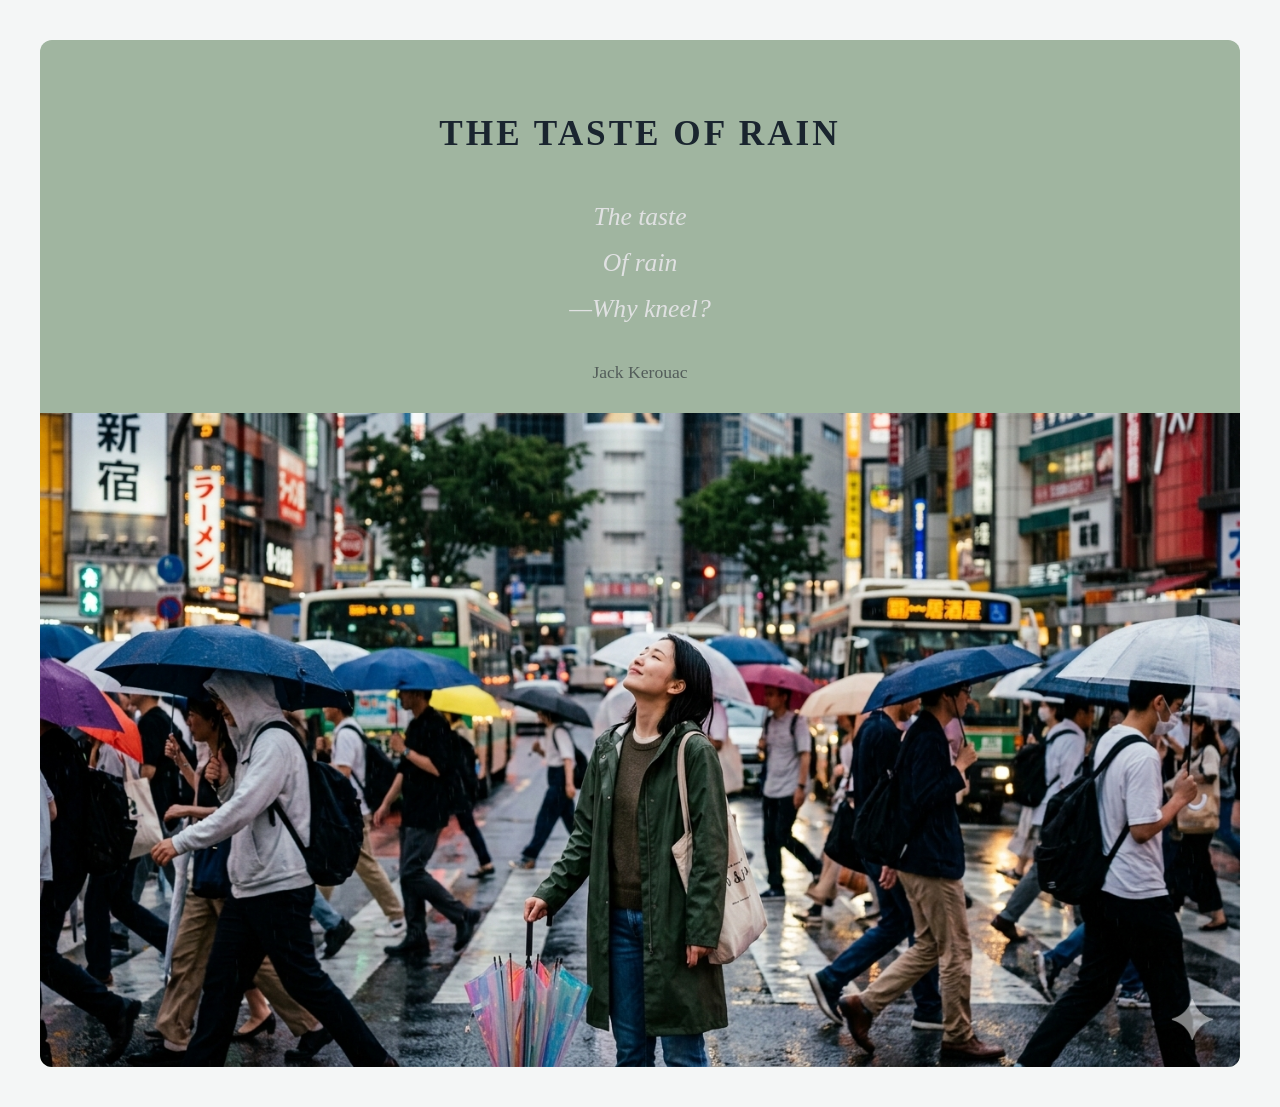
<file: index.html>
<!DOCTYPE html>
<html lang="en">
<head>
    <meta charset="UTF-8">
    <meta name="viewport" content="width=device-width, initial-scale=1.0">
    <link rel="stylesheet" href="css/styles.css">
    <title>Haiku Webpage</title>
   
</head>
<body>
    <div class="container">
        <h1>The Taste of Rain</h1>
        <p class="haiku-poem">
            The taste<br>
            Of rain<br>
            —Why kneel?
        </p>
        <h2>Jack Kerouac</h2>
        <img src="img/prompt3.jpg" alt="A woman looking up into the rain while holding umbrella">
    </div>

</body>
</html>

<!-- I chose Georgia because its elegant, traditional serif style describes the calm, reflective, and deeply meditative Zen tone of Jack Kerouac's haiku. -->
</file>
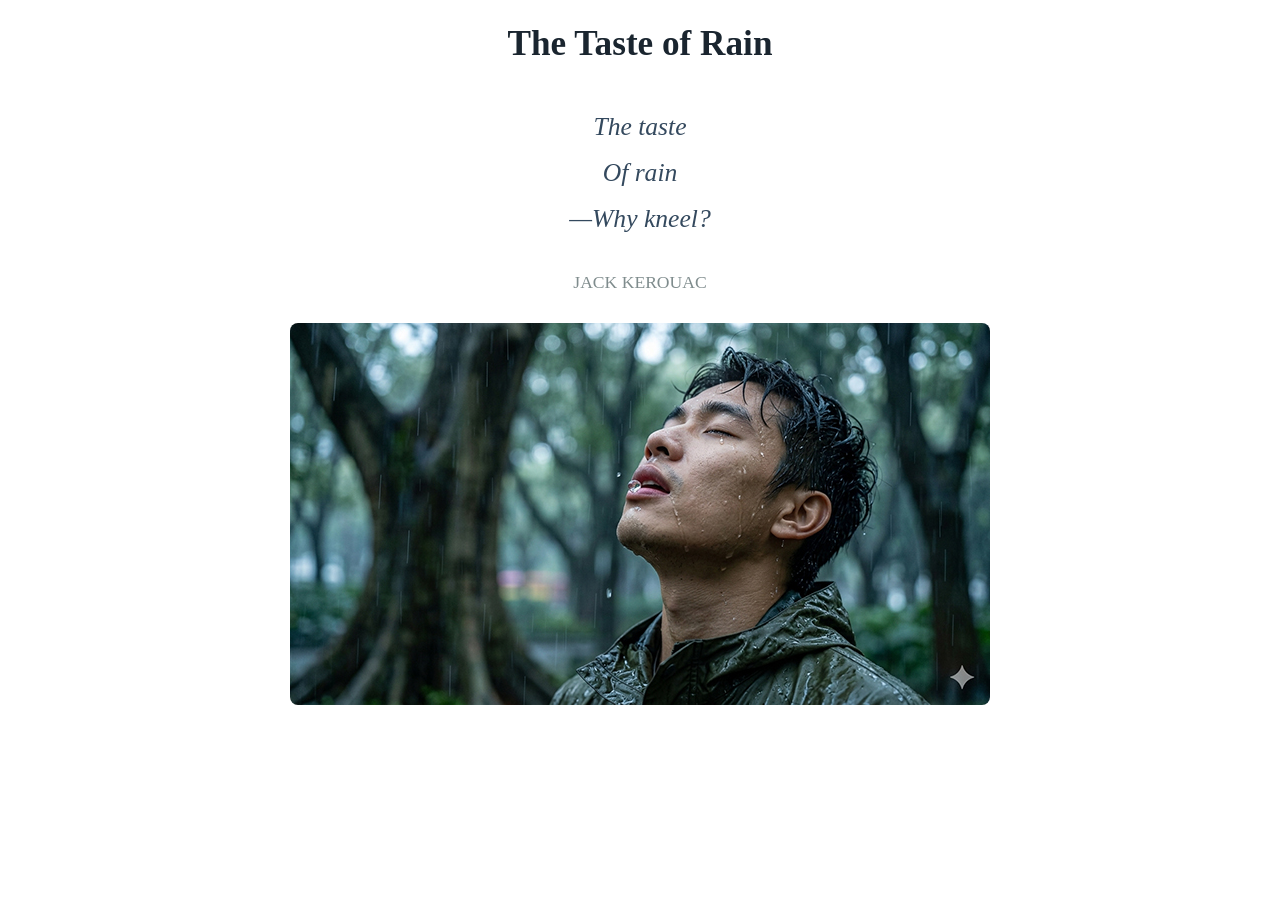
<file: idex.html>
<!DOCTYPE html>
<html lang="en">
<head>
    <meta charset="UTF-8">
    <meta name="viewport" content="width=device-width, initial-scale=1.0">
    <title>Haiku Webpage</title>
    <style>
        body {
            font-family: Georgia, serif;
            color: #2c3e50;
            text-align: center;
        }
        h1 {
            font-size: 2.2rem;
            color: #1a252f;
            margin-bottom: 25px;
            padding-bottom: 10px;
        }
        .haiku-poem {
            font-size: 1.6rem;
            font-style: italic;
            line-height: 1.8;
            margin: 30px 0;
            color: #34495e;
        }
        h2 {
            font-size: 1.1rem;
            font-weight: normal;
            text-transform: uppercase;
            color: #7f8c8d;
            margin-bottom: 30px;
        }
        img {
            max-width: 100%;
            border-radius: 8px;
        }
    </style>
</head>
<body>
        <h1>The Taste of Rain</h1>
        <p class="haiku-poem">
            The taste<br>
            Of rain<br>
            —Why kneel?
        </p>
        <h2>Jack Kerouac</h2>
        <img src="img/image_42cb597d.jpg" alt="A young man looking up into the rain">

</body>
</html>

<!-- I chose Georgia because its elegant, traditional serif style describes the calm, reflective, and deeply meditative Zen tone of Jack Kerouac's haiku. -->
</file>
<file: css/styles.css>
body {
            margin: 0; 
            padding: 0;
            font-family: Georgia, serif;
            text-align: center;
            background-color: #f4f6f6; 
        }
        
        h1 {
            font-size: 2.2rem;
            color: #1a252f;
            margin-bottom: 25px;
            padding-bottom: 10px;
            text-transform: uppercase;
            letter-spacing: 3px;
        }
        .haiku-poem {
            font-size: 1.6rem;
            font-style: italic;
            line-height: 1.8;
            margin: 30px 0;
            color: #e0e1e2;
        }
        h2 {
            font-size: 1.1rem;
            font-weight: normal;
            color: #535d5a;
            margin-bottom: 30px;
        }
       img {
            width: 1200px;
            display: block;
        }
        .container {
            width: 1200px;
            margin: 40px auto;
            padding: 50px 0 0 0; 
            background-color: rgb(160, 181, 160);
            border-radius: 12px;
            overflow: hidden; 
}
</file>
